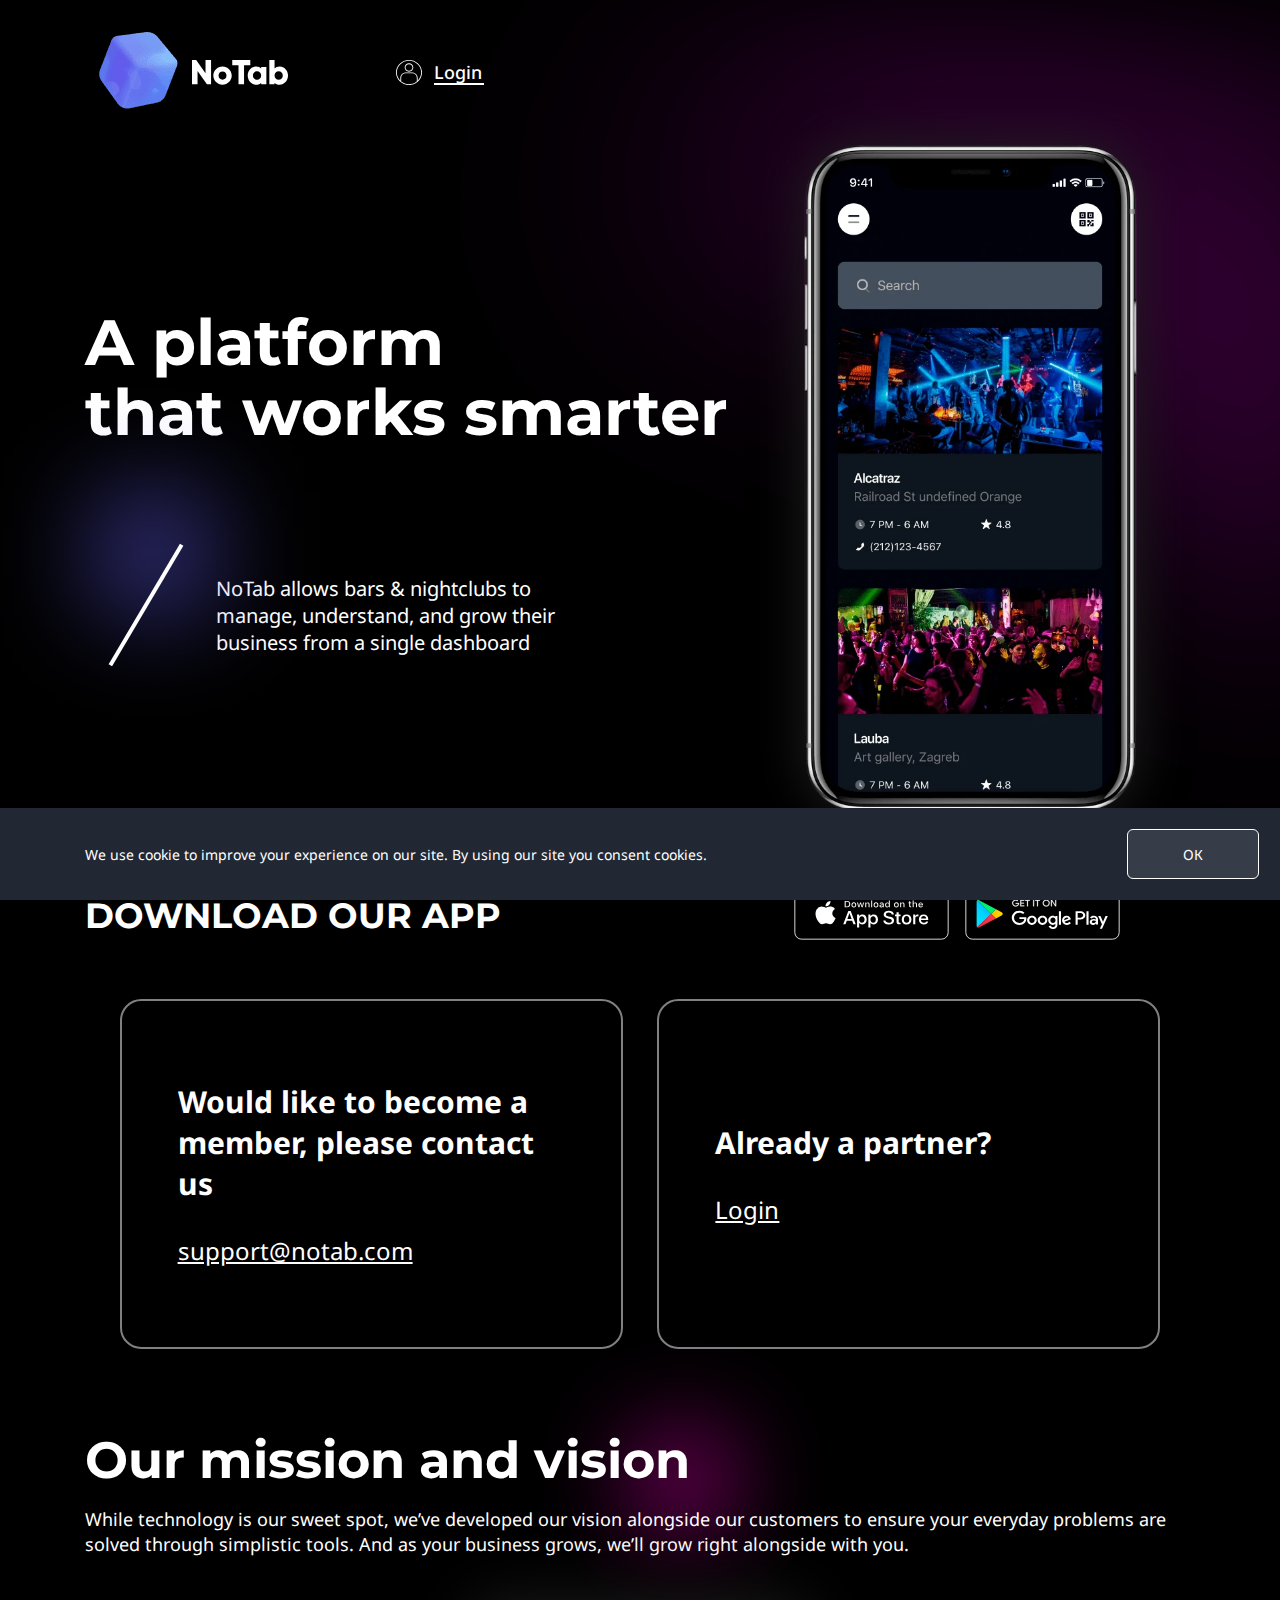
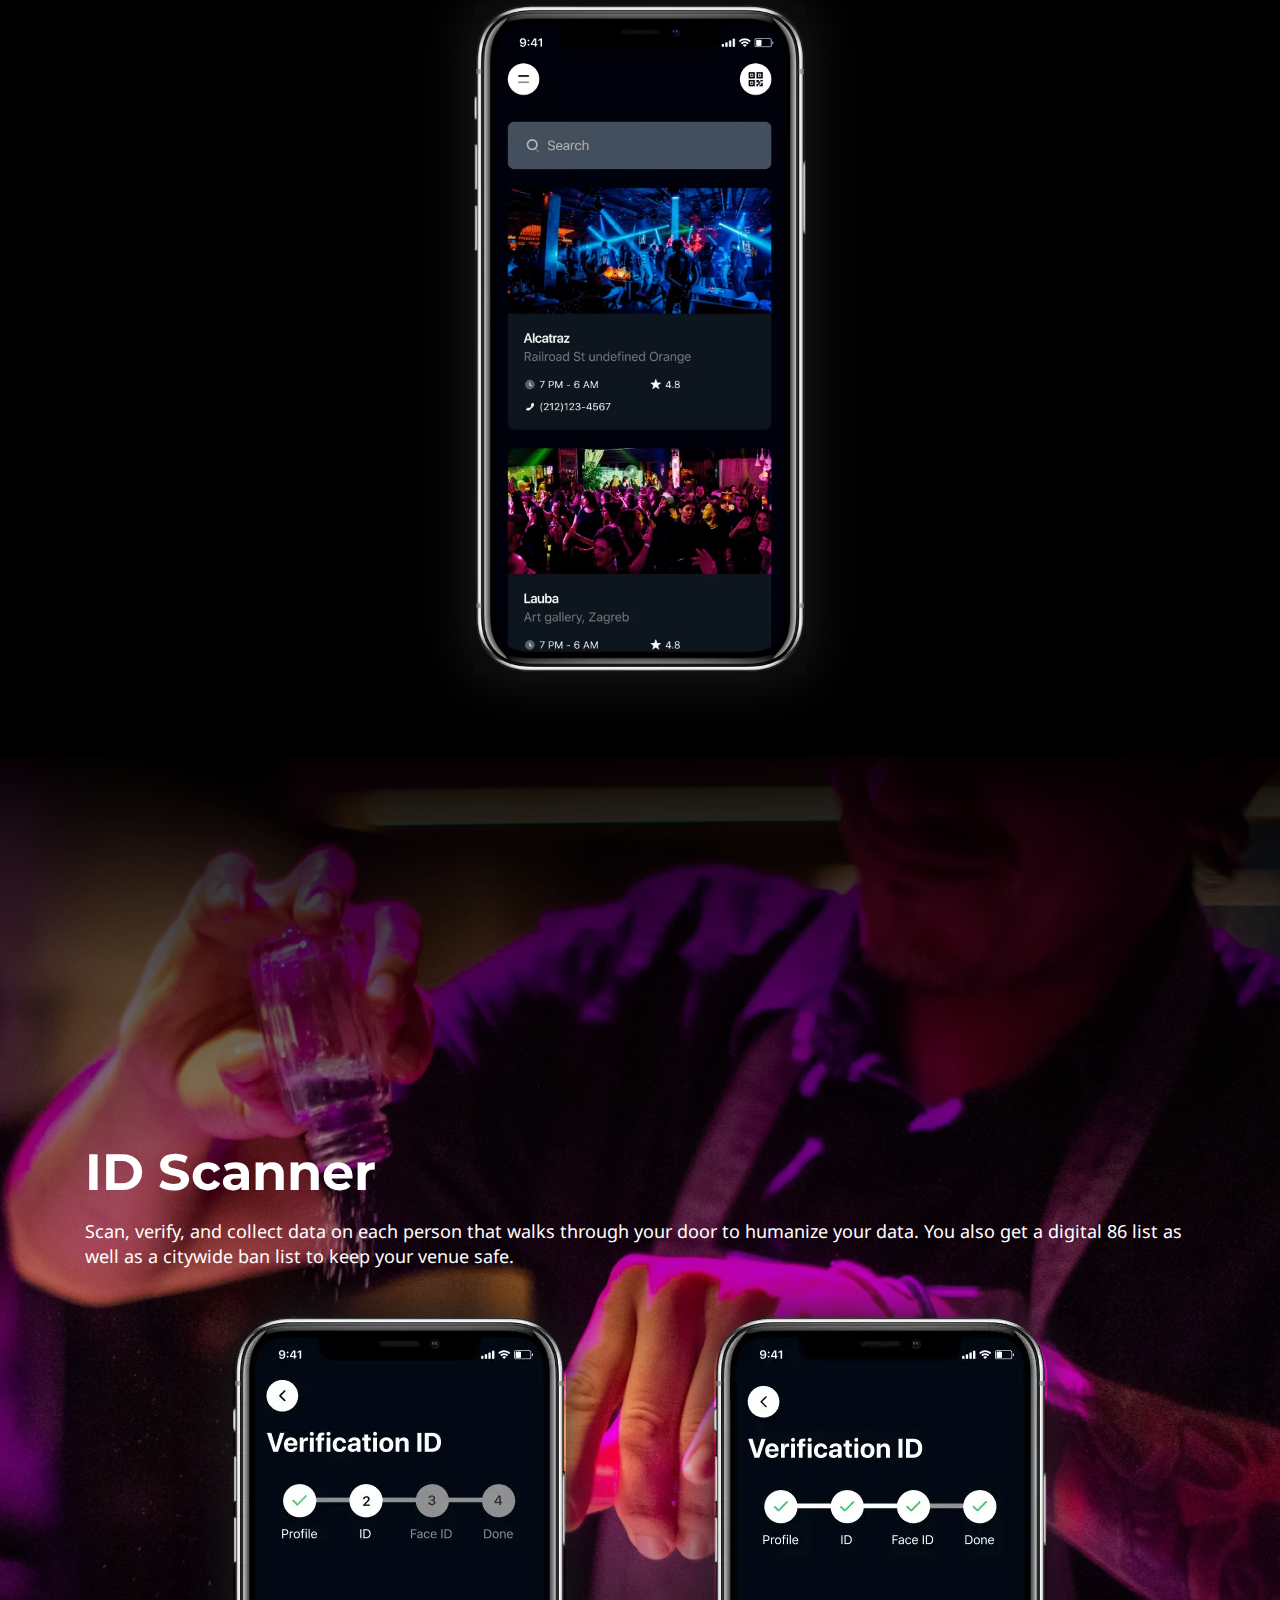
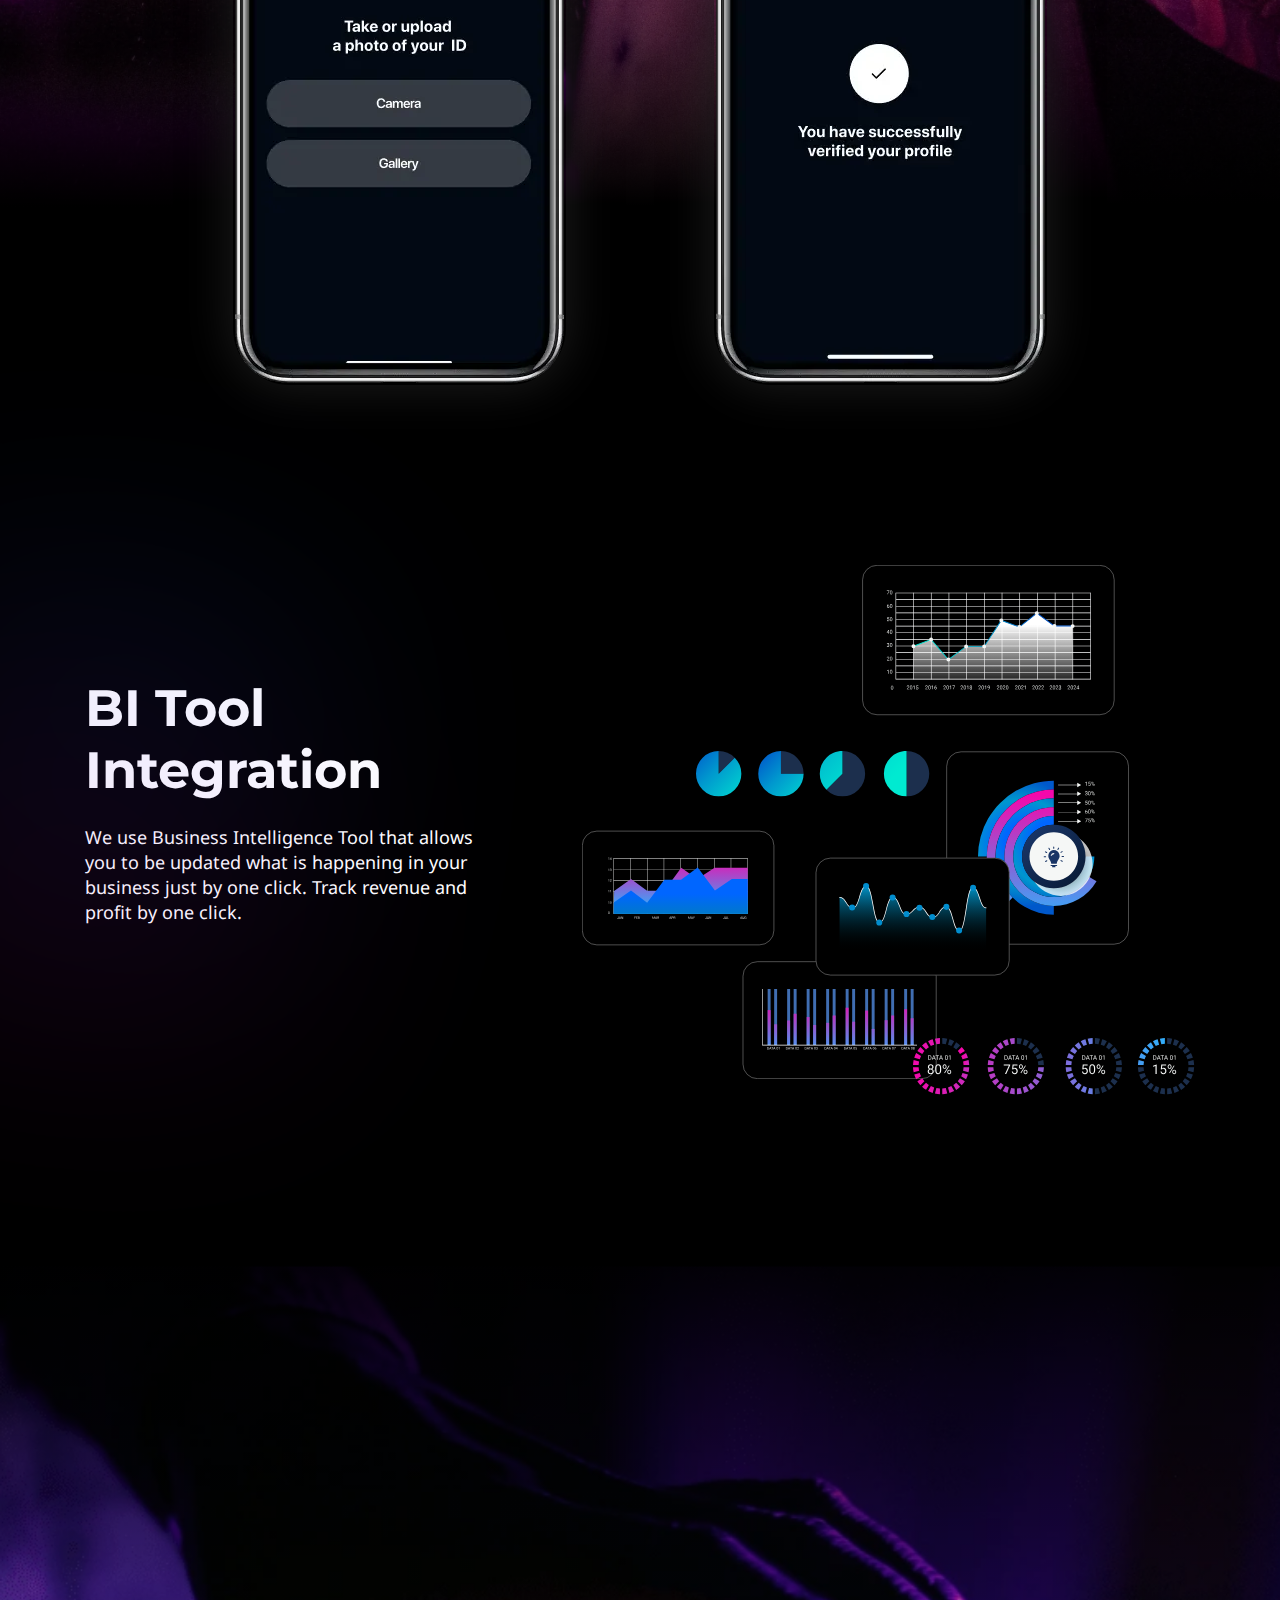
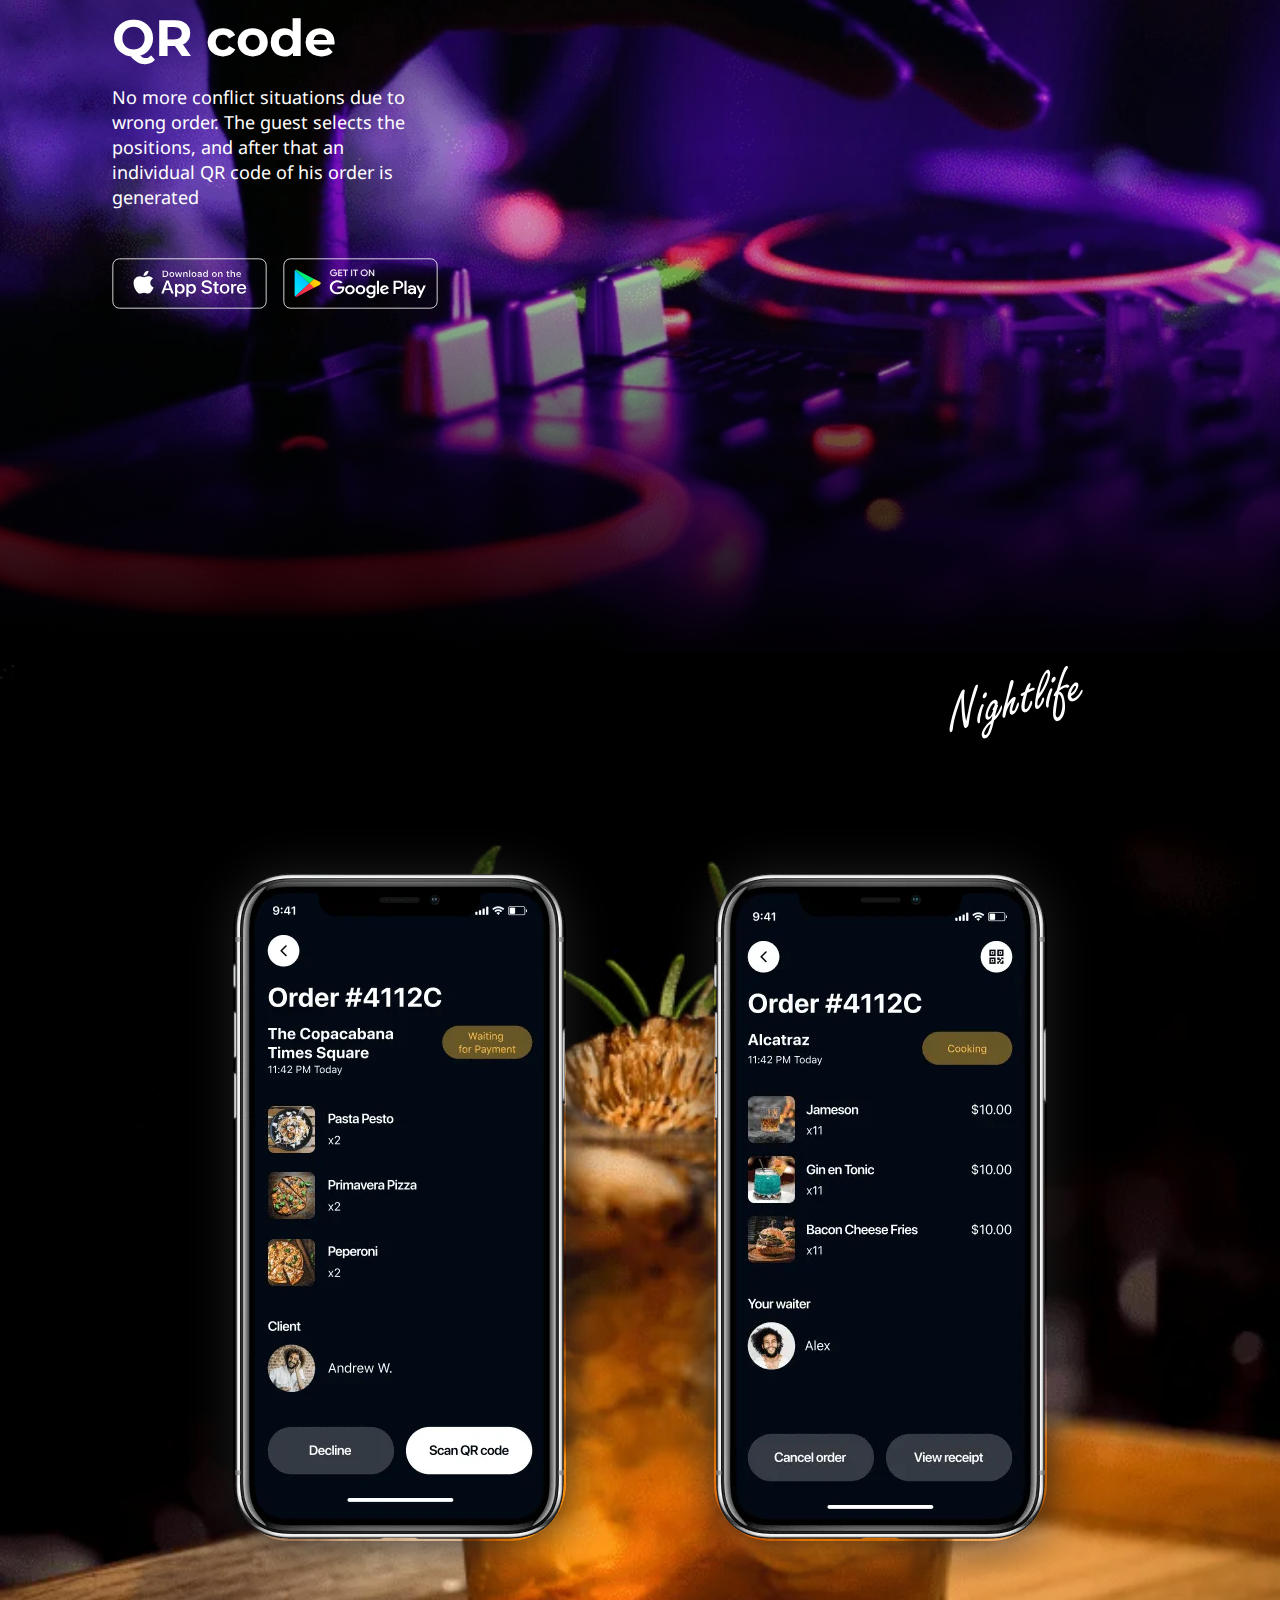
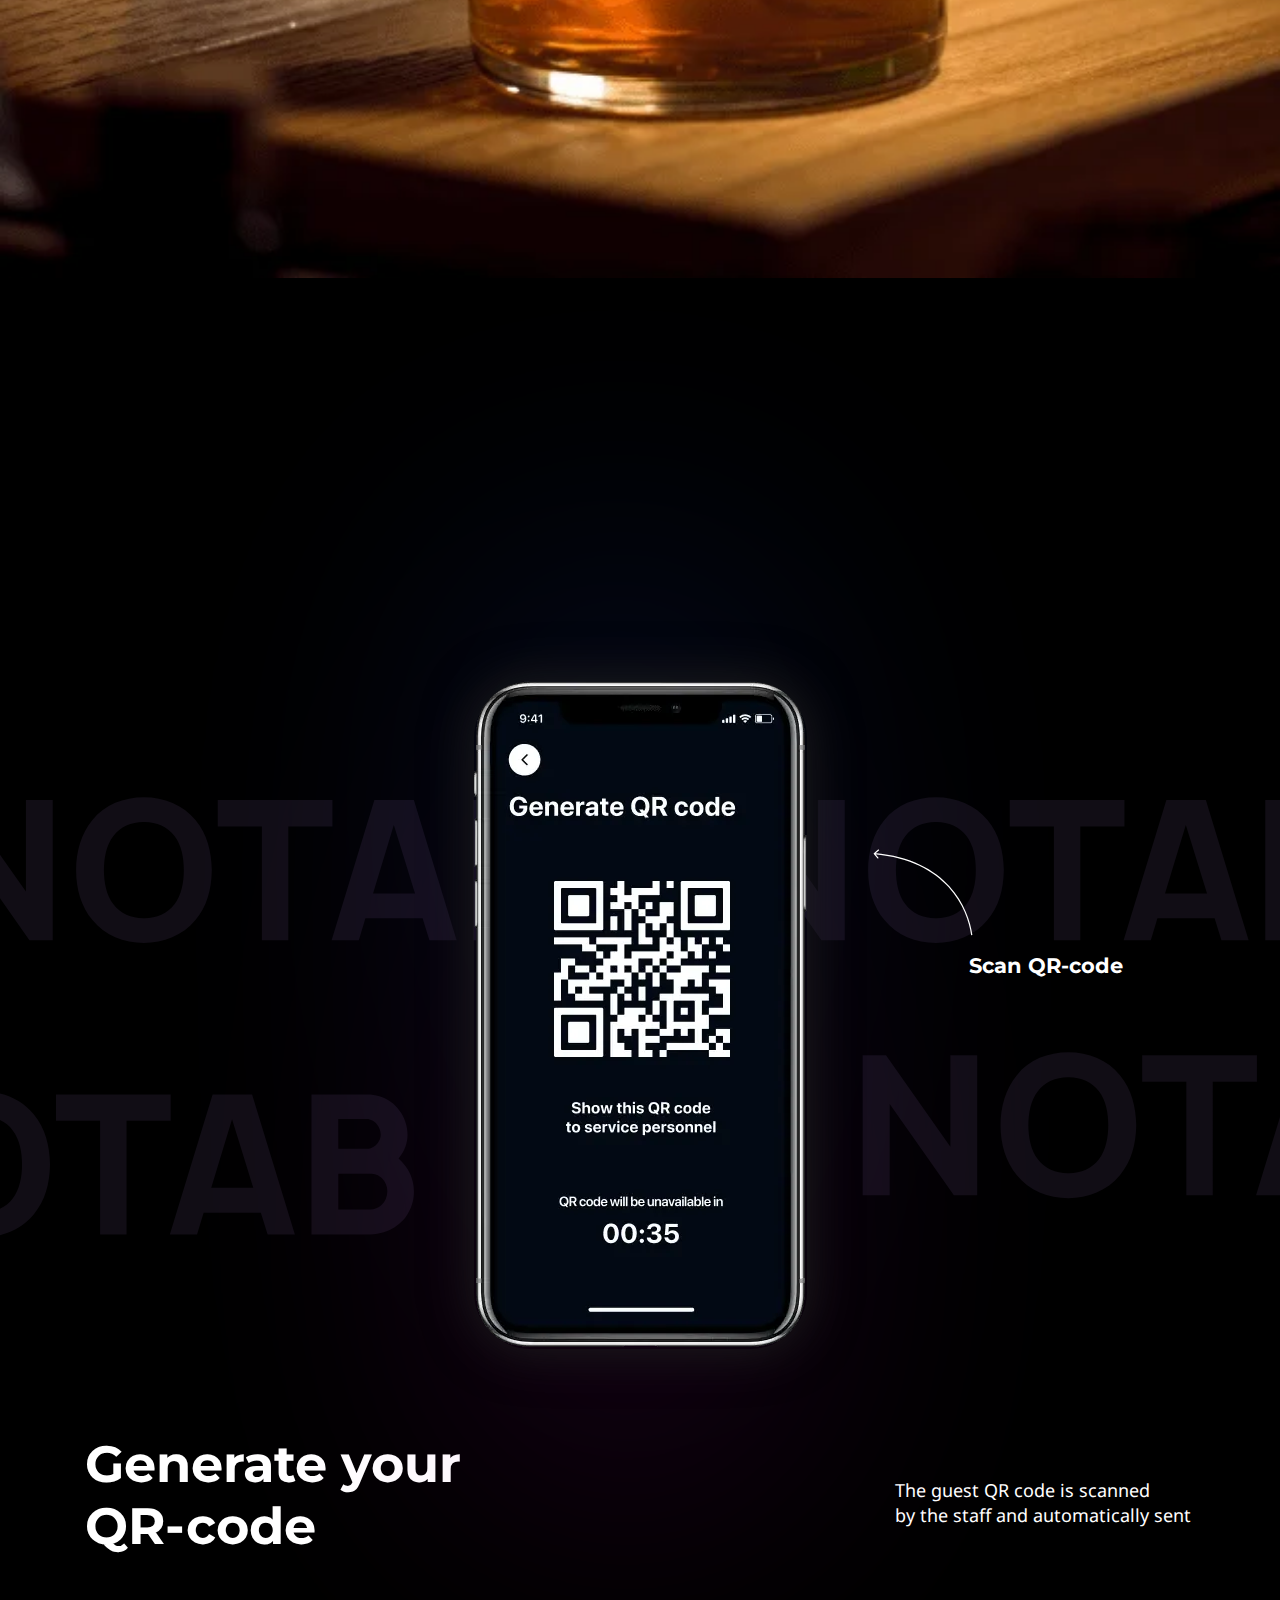
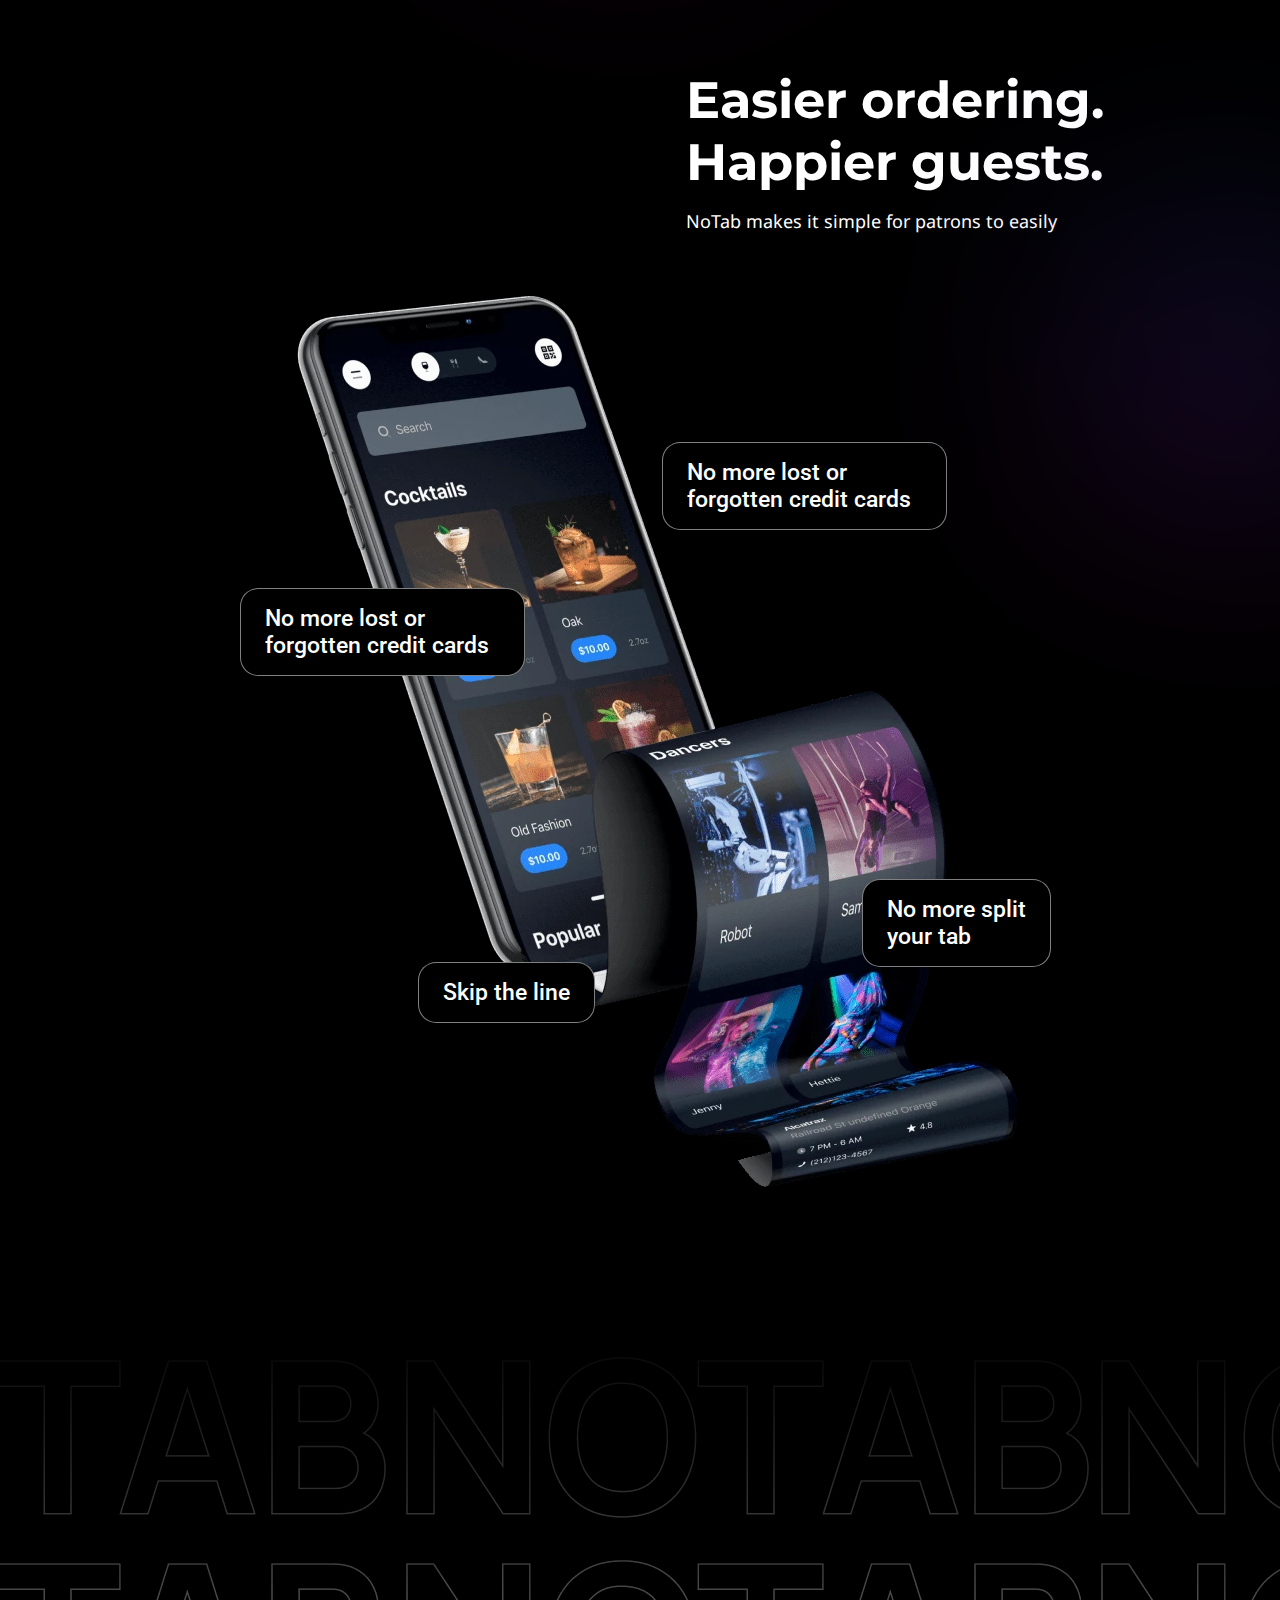
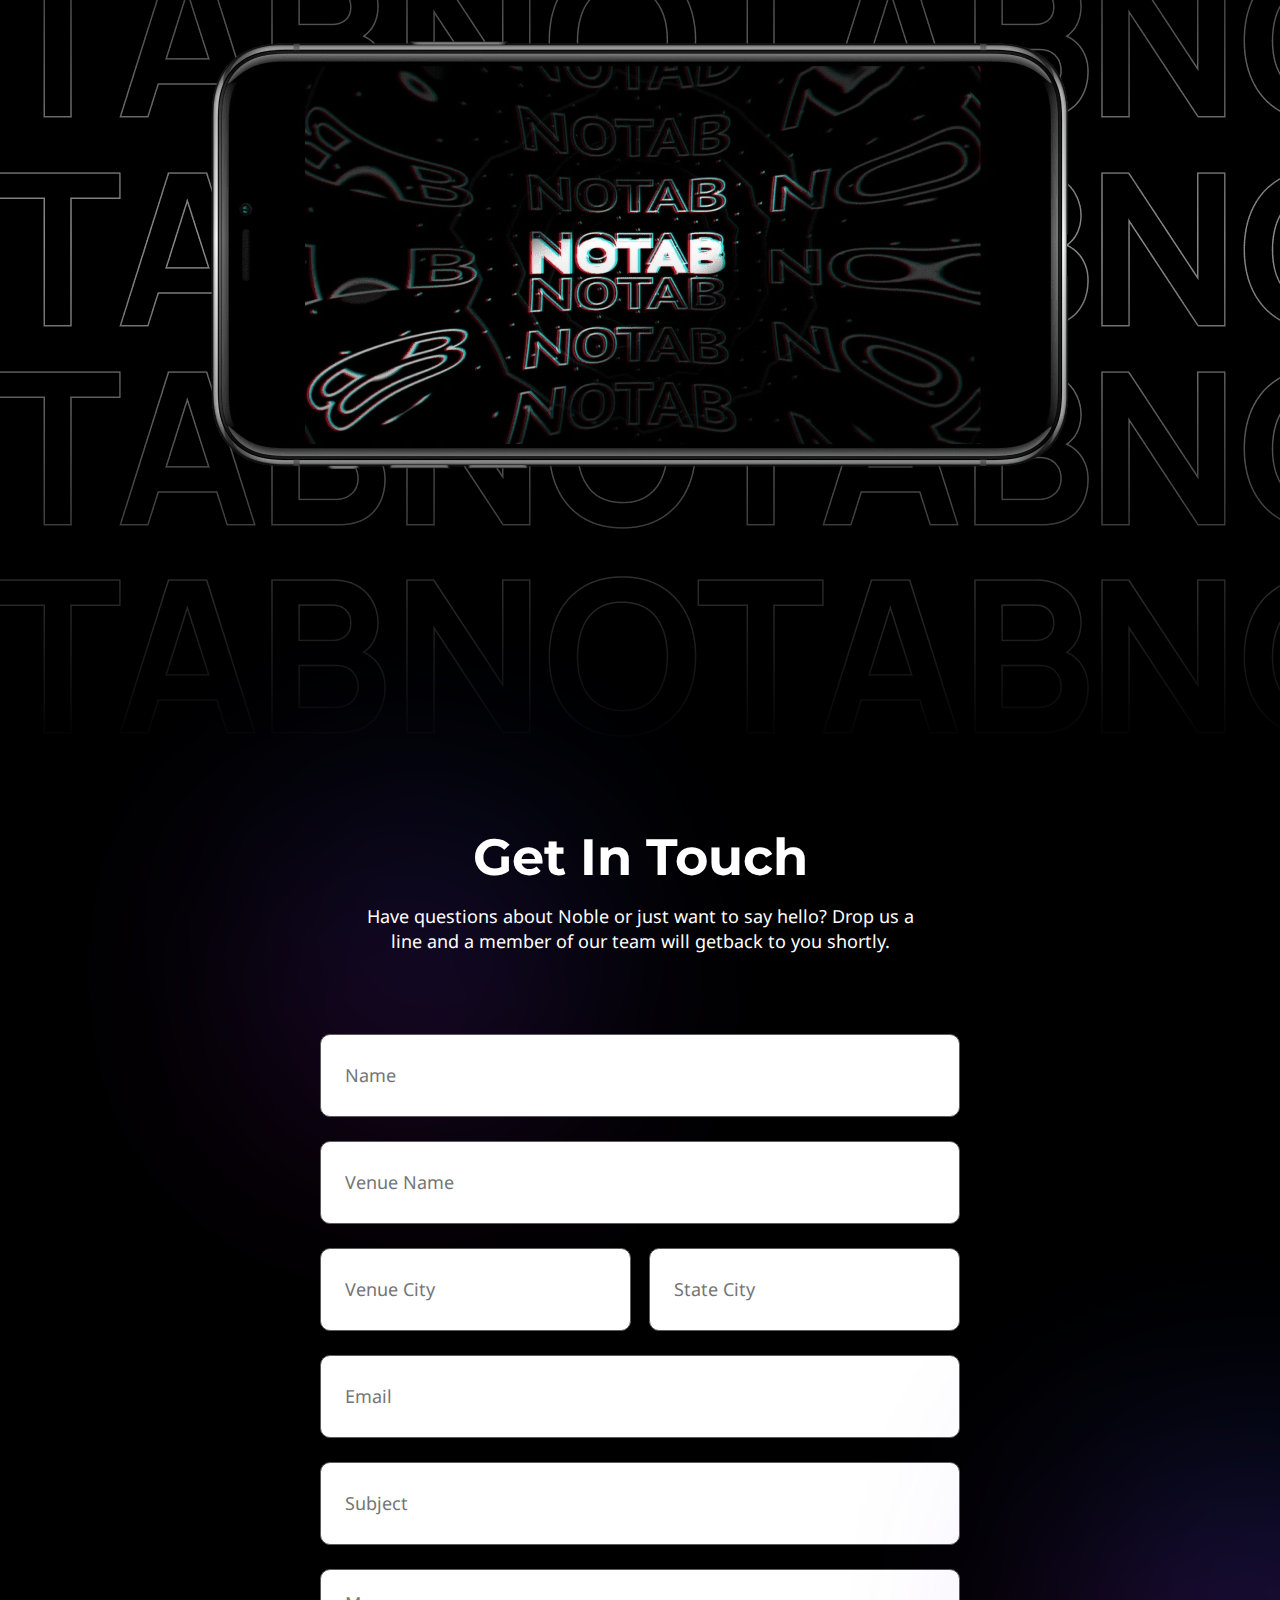
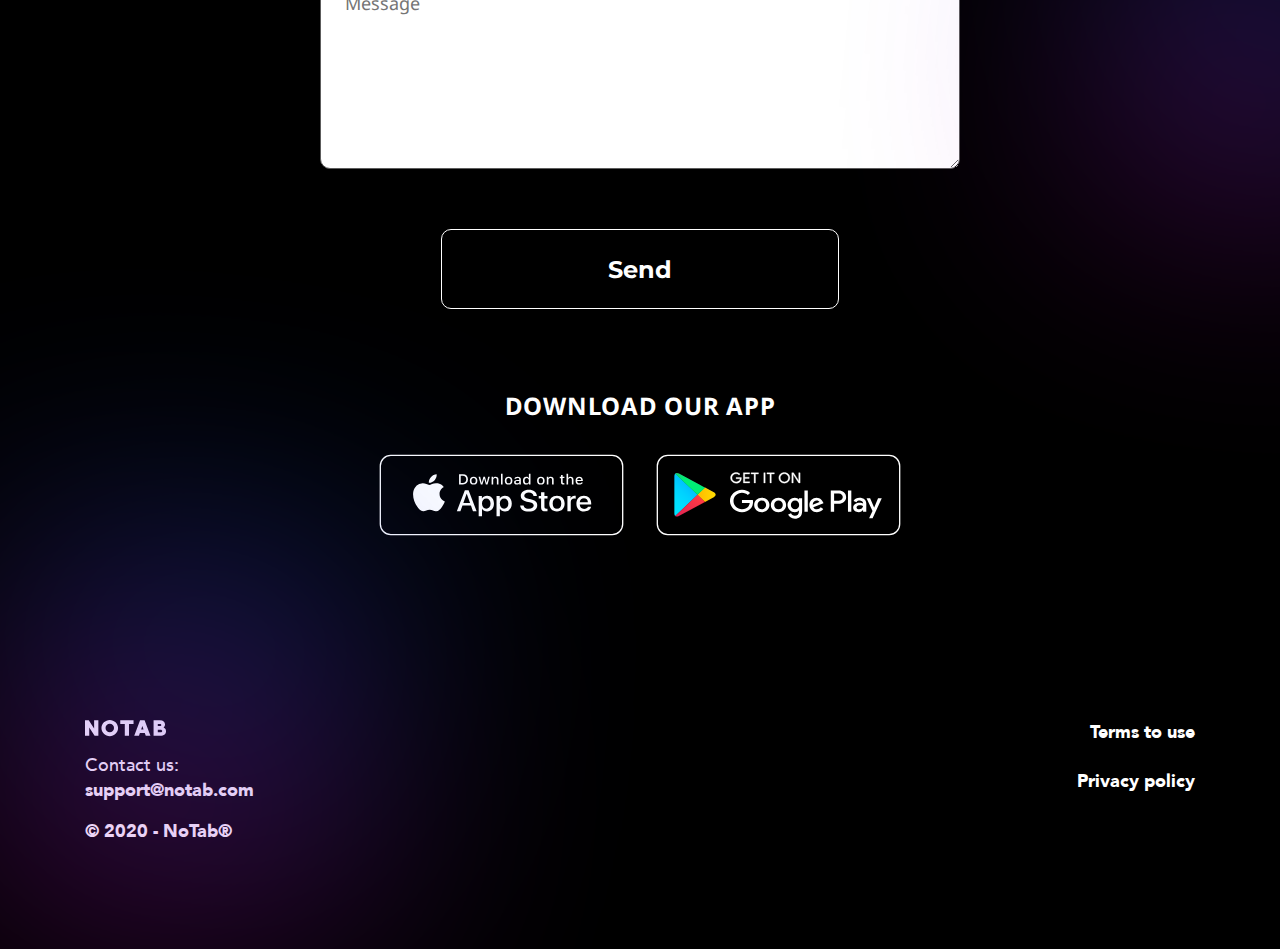
<file: index.html>
<!DOCTYPE html>
<html lang="en">
  <head>
    <meta charset="UTF-8" >
    <meta http-equiv="X-UA-Compatible" content="IE=edge" >
    <meta name="viewport" content="width=device-width, initial-scale=1.0" >
    <link rel="stylesheet" type="text/css" href="css/index.css" >
<!--    avenir font-->
    <link rel="stylesheet" href="assets/fonts/avenir_ff/stylesheet.css" >
    <script defer src="js/form.js"></script>
    <script defer src="js/cookie.js"></script>
    <!--0-->
    <title>NoTab</title>
  </head>
  <body>
    <header class="header">
      <div class="header__logo">
        <picture>
          <source
            srcset="
              ./assets/img/webp/cube.webp    1x,
              ./assets/img/webp/cube@2x.webp 2x
            "
          >
          <img
            src="./assets/img/cube.png"
            alt="cube"
            class="header__logo-cube"
          >
        </picture>
        <img
          src="./assets/img/logo-header.svg"
          alt="logo-header"
          class="header__logo-name"
        >
      </div>
      <nav class="header__nav">
        <a class="header__nav-elem" href="#">
          <img
            src="./assets/img/login.svg"
            class="header__nav-elem-img"
            alt="login"
          >
          <div class="header__nav-elem-text">Login</div>
        </a>
      </nav>
    </header>
    <section class="start">
      <div class="start__left">
        <h1 class="start__left-title">
          A platform <br >
          that works smarter
        </h1>
        <p class="start__left-subtitle">
          NoTab allows bars & nightclubs to manage, understand, and grow their
          business from a single dashboard
        </p>
      </div>
      <div class="start__right">
        <picture>
          <source
            srcset="
              ./assets/img/webp/phone1.webp    1x,
              ./assets/img/webp/phone1@2x.webp 2x
            "
          >
          <img
            class="start__right-phone phone"
            src="./assets/img/phone1.png"
            alt="phone1"
          >
        </picture>

        <img class="start__right-blur" src="./assets/img/blur.svg" alt="blur" >
      </div>
    </section>
    <section class="download">
      <h3 class="download__title">DOWNLOAD OUR APP</h3>
      <div class="download__buttons">
        <a href="#">
          <img
            class="download__buttons-appstore"
            src="./assets/img/appstore.svg"
            alt="appstore"
          >
        </a>
        <a href="#">
          <img
            class="download__buttons-playmarket"
            src="./assets/img/playmarket.svg"
            alt="playmarket"
          >
        </a>
      </div>
    </section>
    <div class="cookie cookie-start">
      <p class="cookie__title">
        We use cookie to improve your experience on our site. By using our site
        you consent cookies.
      </p>
      <button class="cookie__button">ок</button>
    </div>
    <div class="contact">
      <div class="contact__block">
        <div class="contact__block-title">
          Would like to become a member, please contact us
        </div>
        <a class="contact__block-href" href="#">support@notab.com</a>
      </div>
      <div class="contact__block">
        <div class="contact__block-title">Already a partner?</div>
        <a class="contact__block-href" href="#">Login</a>
      </div>
    </div>
    <section class="mission">
      <div class="mission__left">
        <picture>
          <source
            srcset="
              ./assets/img/webp/phone1.webp    1x,
              ./assets/img/webp/phone1@2x.webp 2x
            "
          >
          <img
            class="mission__left-phone phone"
            src="./assets/img/phone1.png"
            alt="phone1"
          >
        </picture>
      </div>
      <div class="mission__right">
        <h2 class="mission__right-title title">Our mission and vision</h2>
        <p class="mission__right-subtitle subtitle">
          While technology is our sweet spot, we’ve developed our vision
          alongside our customers to ensure your everyday problems are solved
          through simplistic tools. And as your business grows, we’ll grow right
          alongside with you.
        </p>
      </div>
    </section>
    <div class="cookie cookie-mobile">
      <div class="cookie__title">
        We use cookie to improve your experience on our site. By using our site
        you consent cookies.
      </div>
      <button class="cookie__button">ок</button>
    </div>
    <div class="scanner">
      <div class="scanner__background"></div>
      <div class="scanner__left">
        <picture>
          <source
            srcset="
              ./assets/img/webp/phone2.webp    1x,
              ./assets/img/webp/phone2@2x.webp 2x
            "
          >
          <img
            class="scanner__left-phone1 phone"
            src="./assets/img/phone2.png"
            alt="phone2"
          >
        </picture>
        <picture>
          <source
            srcset="
              ./assets/img/webp/phone3.webp    1x,
              ./assets/img/webp/phone3@2x.webp 2x
            "
          >
          <img
            class="scanner__left-phone2 phone"
            src="./assets/img/phone3.png"
            alt="phone3"
          >
        </picture>
      </div>
      <div class="scanner__right">
        <div class="scanner__right__info">
          <div class="title scanner__right__info-title">ID Scanner</div>
          <div class="subtitle scanner__right__info-subtitle">
            Scan, verify, and collect data on each person that walks through
            your door to humanize your data. You also get a digital 86 list as
            well as a citywide ban list to keep your venue safe.
          </div>
        </div>
      </div>
    </div>
    <section class="tools">
      <div class="tools__left">
        <h2 class="tools__left-title title">BI Tool Integration</h2>
        <p class="tools__left-subtitle subtitle">
          We use Business Intelligence Tool that allows you to be updated what
          is happening in your business just by one click. Track revenue and
          profit by one click.
        </p>
      </div>
      <div class="tools__right">
        <img
          class="graph tools__right-graph0"
          src="./assets/img/graph0.svg"
          alt="graph0"
        >
        <img
          class="graph tools__right-graph1"
          src="./assets/img/graph1.svg"
          alt="graph1"
        >
        <img
          class="graph tools__right-graph2"
          src="./assets/img/graph2.svg"
          alt="graph2"
        >
        <img
          class="graph tools__right-graph3"
          src="./assets/img/graph3.svg"
          alt="graph3"
        >
        <img
          class="graph tools__right-graph4"
          src="./assets/img/graph4.svg"
          alt="graph4"
        >
        <img
          class="graph tools__right-graph5"
          src="./assets/img/graph5.svg"
          alt="graph5"
        >
        <img
          class="graph tools__right-graph6"
          src="./assets/img/graph6.svg"
          alt="graph6"
        >
      </div>
    </section>
    <section class="code">
      <div class="code__left">
        <div class="code__left-background">
          <img
            class="code__left-background-img"
            src="./assets/img/webp/background2.webp"
            alt="background"
          >
        </div>
        <div class="code__left-info">
          <h2 class="code__left-info-title title">QR code</h2>
          <p class="code__left-info-subtitle subtitle">
            No more conflict situations due to wrong order. The guest selects
            the positions, and after that an individual QR code of his order is
            generated
          </p>
        </div>
        <div class="code__left-buttons">
          <a href="#"
            ><img
              src="./assets/img/appstore.svg"
              class="code__left-buttons-appstore"
              alt="appstore"
          ></a>
          <a href="#"
            ><img
              src="./assets/img/playmarket.svg"
              class="code__left-buttons-playmarket"
              alt="playmarket"
          ></a>
        </div>
      </div>
      <div class="code__right">
        <picture>
          <source
            srcset="
              ./assets/img/webp/phone4.webp    1x,
              ./assets/img/webp/phone4@2x.webp 2x
            "
          >
          <img
            class="code__right-phone0 phone"
            src="./assets/img/phone4.png"
            alt="phone4"
          >
        </picture>
        <picture>
          <source
            srcset="
              ./assets/img/webp/phone5.webp    1x,
              ./assets/img/webp/phone5@2x.webp 2x
            "
          >
          <img
            class="code__right-phone1 phone"
            src="./assets/img/phone5.png"
            alt="phone5"
          >
        </picture>
      </div>
    </section>
    <section class="qrcode">
      <div class="qrcode__phone">
        <div class="qrcode__phone-container">
          <picture>
            <source
              srcset="
                ./assets/img/webp/phone6.webp    1x,
                ./assets/img/webp/phone6@2x.webp 2x
              "
            >
            <img class="phone" src="./assets/img/phone6.png" alt="phone6" >
          </picture>
          <div class="qrcode__phone-container-arrow">
            <img
              class="qrcode__phone-container-arrow-img"
              src="/assets/img/arrow.svg"
              alt="arrow"
            >
            <div class="qrcode__phone-container-arrow-text">Scan QR-code</div>
          </div>
        </div>
      </div>
      <div class="qrcode__info">
        <h2 class="qrcode__info-title title">Generate your QR-code</h2>
        <p class="qrcode__info-subtitle subtitle">
          The guest QR code is scanned <br >
          by the staff and automatically sent
        </p>
      </div>
    </section>
    <section class="features">
      <div class="features__info">
        <h2 class="features__info-title title">
          Easier ordering. Happier guests.
        </h2>
        <div class="subtitle">NoTab makes it simple for patrons to easily</div>
      </div>
      <div class="features__container">
        <div class="features__container-message0 message">
          No more lost or forgotten credit cards
        </div>
        <div class="features__container-message1 message">
          No more lost or forgotten credit cards
        </div>
        <div class="features__container-message2 message">Skip the line</div>
        <div class="features__container-message3 message">
          No more split <br >
          your tab
        </div>
        <picture>
          <source
            srcset="
              ./assets/img/webp/phone7.webp    1x,
              ./assets/img/webp/phone7@2x.webp 2x
            "
          >
          <img
            class="features__container-phone"
            src="./assets/img/phone7.png"
            alt="phone7"
          >
        </picture>
      </div>
    </section>
    <div class="screen">
      <picture>
        <source
          srcset="
            ./assets/img/webp/phone8.webp    1x,
            ./assets/img/webp/phone8@2x.webp 2x
          "
        >
        <img src="./assets/img/phone8.png" alt="phone8" class="screen__phone" >
      </picture>
    </div>
    <section class="form">
      <form id="form" action="https://youtube.com" method="get">
        <div class="form__info">
          <h2 class="form__info-title title">Get In Touch</h2>
          <div class="form__info-subtitle subtitle">
            Have questions about Noble or just want to say hello? Drop us a line
            and a member of our team will getback to you shortly.
          </div>
        </div>
        <div class="form__block">
          <input
            class="form__block-input"
            type="text"
            name="name"
            id="name"
            placeholder="Name"
          >
          <input
            class="form__block-input"
            type="text"
            name="venueName"
            id="venueName"
            placeholder="Venue Name"
          >
          <div class="form__block-city">
            <input
              class="form__block-input"
              type="text"
              name="venueCity"
              id="venueCity"
              placeholder="Venue City"
            >
            <input
              class="form__block-input"
              type="text"
              name="stateCity"
              id="stateCity"
              placeholder="State City"
            >
          </div>
          <input
            class="form__block-input"
            type="email"
            name="email"
            id="email"
            placeholder="Email"
          >
          <input
            class="form__block-input"
            type="text"
            name="subject"
            id="subject"
            placeholder="Subject"
          >
          <textarea
            class="form__block-input input-message"
            name="message"
            id="message"
            placeholder="Message"
          ></textarea>
        </div>
        <button type="submit" class="form__button">Send</button>
      </form>
    </section>
    <section class="download-footer">
      <h3 class="download-footer__title">DOWNLOAD OUR APP</h3>
      <div class="download-footer__buttons">
        <a href="#"
          ><img
            class="download-footer__buttons-appstore"
            src="./assets/img/appstore.svg"
            alt="appstore"
        ></a>
        <a href="#"
          ><img
            class="download-footer__buttons-playmarket"
            src="./assets/img/playmarket.svg"
            alt="playmarket"
        ></a>
      </div>
    </section>
    <footer class="footer">
      <div class="footer__left">
        <img
          class="footer__left-logo"
          src="./assets/img/logo-footer.svg"
          alt="logo-footer"
        >
        <div class="footer__left-contact">
          <div>Contact us:</div>
          <a href="">support@notab.com</a>
        </div>
        <div class="footer__left-date">© 2020 - NoTab®</div>
      </div>
      <div class="footer__right">
        <a class="footer__right-terms" href="">Terms to use</a>
        <a class="footer__right-policy" href="">Privacy policy</a>
      </div>
    </footer>
  </body>
</html>
</file>
<file: css/index.css>
/*
font-family: 'Montserrat', sans-serif;
font-family: 'Noto Sans', sans-serif; 
font-family: 'Roboto', sans-serif;
*/

@import url("/css/fonts.css");
@import url("/css/hover.css");
@import url("/css/anim.css");
@import url("/css/media.css");

* {
  padding: 0;
  margin: 0;
  box-sizing: border-box;
}

img {
  pointer-events: none;
}

body {
  background-color: black;
}

a {
  text-decoration: none;
  color: white;
  font-weight: bold;
}

.border-error {
  border: 2px solid red !important;
}

::selection {
  color: rgb(19, 117, 124);
  background-color: rgba(255, 255, 255, 0.096);
}

.title {
  margin-bottom: 1rem;
  font-family: "Montserrat", sans-serif;
  font-style: normal;
  font-weight: 700;
  font-size: 51px;
  line-height: 62px;
  display: flex;
  align-items: flex-end;
  color: #ffffff;
}

.subtitle {
  font-family: "Noto Sans", sans-serif;
  font-style: normal;
  font-weight: 400;
  font-size: 18px;
  line-height: 25px;
  display: flex;
  align-items: flex-end;
  color: #ffffff;
}

.phone {
  width: 333px;
  height: 668px;
  border-radius: 57px;
  box-shadow: 0 0 50px #1e1e1e;
  position: relative;
}

.header {
  padding: 1rem 5.3rem;
  display: flex;
  align-items: center;
  justify-content: flex-start;
}

.header__logo {
  display: flex;
  align-items: center;
}

.header__logo-cube {
  width: 107px;
  height: 109px;
}

.header__nav {
  display: flex;
  align-items: center;
  margin-left: 6.75rem;
}

.header__nav-elem {
  text-decoration: none;
  display: flex;
  align-items: center;
  position: relative;
  transition: all 0.3s;
}

.header__nav-elem-img {
  margin-right: 0.75rem;
}

.header__nav-elem-text {
  position: relative;
  font-family: "Noto Sans", sans-serif;
  font-style: normal;
  font-weight: 500;
  font-size: 1.12rem;
  line-height: 25px;
  color: #ffffff;
}
.header__nav-elem-text::before {
  position: absolute;
  content: "";
  width: 100%;
  border: 1px solid #ffffff;
  bottom: 0;
  left: 0;
}

.start {
  overflow-x: clip;
  padding: 0 0 0 5.3rem;
  margin-bottom: 3rem;
  display: flex;
  align-items: center;
}

.start__left-title {
  margin-bottom: 8rem;
  font-family: "Montserrat", sans-serif;
  font-style: normal;
  font-weight: 700;
  font-size: 64px;
  line-height: 70px;
  display: flex;
  align-items: flex-end;
  color: #ffffff;
}

.start__left-subtitle {
  position: relative;
  width: 380px;
  margin: 0 auto;
  font-family: "Noto Sans", sans-serif;
  font-style: normal;
  font-weight: 400;
  font-size: 20px;
  line-height: 27px;
  display: flex;
  align-items: flex-end;
  color: #ffffff;
}
.start__left-subtitle::before {
  position: absolute;
  content: "";
  right: 100%;
  bottom: 50%;
  width: 125px;
  height: 125px;
  background: rgba(96, 92, 234, 0.5);
  filter: blur(50px);
}
.start__left-subtitle::after {
  position: absolute;
  content: "";
  right: 100%;
  bottom: 60%;
  width: 140px;
  height: 4px;
  background-color: #fff;
  transform: rotate(120.61deg);
}

.start__right {
  margin: 0 12% 0 auto;
  position: relative;
  display: flex;
}

.start__right-phone {
  animation: startPhone ease-in-out 15s infinite;
}

.start__right-blur {
  position: absolute;
  transform: rotate(5deg);
  filter: blur(50px);
  bottom: 0;
  left: -130%;
  z-index: -1;
}

.download {
  padding: 1rem 9.5rem 1rem 5.3rem;
  display: flex;
  justify-content: space-between;
  align-items: center;
}

.download__title {
  text-transform: uppercase;
  font-family: "Montserrat", sans-serif;
  font-style: normal;
  font-weight: 700;
  font-size: 35px;
  line-height: 70px;
  display: flex;
  align-items: flex-end;
  color: #ffffff;
}

.download__buttons {
  flex-wrap: wrap;
  display: flex;
  align-items: center;
  justify-content: center;
  transition: all 0.3s;
}

.download__buttons-appstore {
  height: 51.33px;
  margin: 0 0.5rem;
  z-index: 1;
  pointer-events: all;
  transition: all 0.3s;
  cursor: pointer;
}

.download__buttons-playmarket {
  height: 51.33px;
  margin: 0 0.5rem;
  z-index: 1;
  pointer-events: all;
  transition: all 0.3s;
  cursor: pointer;
}

.close {
    display: none!important;
}
.cookie {
  z-index: 4;
  position: fixed;
  bottom: 0;
  left: 0;
  width: 100%;
  padding: 1.3rem 1.3rem 1.3rem 5.3rem;
  background-color: #212834;
  display: flex;
  justify-content: space-between;
  align-items: center;
  /*margin-bottom: 3.8rem;*/
}
.cookie-mobile {
  display: none;
}

.cookie__title {
  font-family: "Noto Sans", sans-serif;
  font-style: normal;
  font-weight: 400;
  font-size: 14px;
  line-height: 19px;
  color: #ffffff;
}

.cookie__button {
  cursor: pointer;
  transition: all 0.3s;
  background: rgba(255, 255, 255, 0.1);
  border: 0.5px solid #ffffff;
  border-radius: 6px;
  text-transform: uppercase;
  display: flex;
  align-items: center;
  justify-content: center;
  width: 132px;
  height: 50px;

  font-family: "Noto Sans", sans-serif;
  font-style: normal;
  font-weight: 400;
  font-size: 14px;
  line-height: 19px;
  text-align: center;
  color: #ffffff;
}

.contact {
  padding: 1rem 5.3rem;
  display: flex;
  justify-content: space-evenly;
}

.contact__block {
  margin: 1rem 0;
  display: flex;
  flex-direction: column;
  justify-content: center;
  width: 503px;
  border: 2px solid #ffffff80;
  padding: 5rem 3.5rem;
  border-radius: 21.37px;
}

.contact__block-title {
  font-family: "Noto Sans", sans-serif;
  font-style: normal;
  font-weight: 700;
  font-size: 30px;
  line-height: 41px;
  display: flex;
  align-items: flex-end;
  color: #ffffff;
  margin-bottom: 30px;
}

.contact__block-href {
  transition: all 0.3s;
  width: max-content;
  font-family: "Noto Sans", sans-serif;
  font-style: normal;
  font-weight: 400;
  font-size: 24px;
  line-height: 33px;
  text-decoration-line: underline;
  color: #ffffff;
}

.mission {
  height: 50%;
  display: flex;
  align-items: center;
}

.mission__left {
  width: 50%;
  display: flex;
  justify-content: start;
}

.mission__right {
  transform: translateY(-90px);
  width: 360px;
  margin: 0 auto;
}

.mission__right-title {
  position: relative;
  font-family: "Montserrat", sans-serif;
  font-style: normal;
  font-weight: 700;
  font-size: 51px;
  line-height: 62px;
  display: flex;
  align-items: flex-end;
  color: #ffffff;
}
.mission__right-title::before {
  content: "";
  z-index: -1;
  position: absolute;
  left: 50%;
  top: 10px;
  width: 85px;
  height: 85px;
  background: #f101bf;
  opacity: 0.7;
  filter: blur(50px);
}

.mission__right-subtitle {
  width: 315px;
  font-family: "Noto Sans", sans-serif;
  font-style: normal;
  font-weight: 400;
  font-size: 18px;
  line-height: 25px;
  display: flex;
  align-items: flex-end;
  color: #ffffff;
}

.mission__left-phone {
  box-shadow: 0 0 60px #1e1e1e;
  height: auto;
  width: auto;
  transform: rotate(90deg);
}

.scanner {
  display: flex;
  position: relative;
  padding: 30% 5.3rem 1rem 5.3rem;
}

.scanner__background {
  z-index: -1;
  /*position: relative;*/
  background: url("/assets/img/webp/background.webp") no-repeat;
  background-size: contain;
  position: absolute;
  top: 0;
  left: 0;
  width: 100%;
  height: 100%;
}
.scanner__background::before {
  content: "";
  position: absolute;
  top: inherit;
  left: inherit;
  width: inherit;
  height: inherit;
  background: linear-gradient(179.83deg, #000000 -3.1%, rgba(0, 0, 0, 0) 56.76%, #000000 83.92%);
}

.scanner__left {
  display: flex;
  width: 60%;
  justify-content: space-evenly;
}

.scanner__right {
  width: 40%;
  margin-top: auto;
  padding-bottom: 3rem;
}

.scanner__right__info {
  width: 315px;
  margin: 0 auto;
}

.scanner__right__info-title {
  margin-bottom: 1rem;
}

.tools {
  display: flex;
  padding: 10rem 5.3rem;
  height: 850px;
}

.tools__left {
  width: 40%;
}

.tools__right {
  min-height: 500px;
  width: 60%;
  position: relative;
}

.tools__left-title {
  position: relative;
  margin-top: 7rem;
  margin-bottom: 1.5rem;
}
.tools__left-title::before {
  position: absolute;
  content: "";
  width: 426.21px;
  height: 438.35px;
  top: -100px;
  left: -200px;
  background: linear-gradient(12.08deg, #f101bf 2.82%, #0066ff 97.06%);
  opacity: 0.1;
  filter: blur(125px);
  transform: rotate(5.78deg);
}

.tools__left-subtitle {
  width: 395px;
}

.graph {
  position: absolute;
}
.tools__right-graph0 {
  top: 50%;
  left: 8%;
}
.tools__right-graph1 {
  top: 35%;
  left: 25%;
}
.tools__right-graph2 {
  left: 50%;
  top: 0;
}
.tools__right-graph3 {
  bottom: 3%;
  left: 32%;
}
.tools__right-graph4 {
  top: 55%;
  left: 43%;
}
.tools__right-graph5 {
  bottom: 0;
  right: 0;
}
.tools__right-graph6 {
  right: 10%;
  top: 35%;
  z-index: -1;
}

.code {
  overflow-x: clip;
  display: flex;
  position: relative;
}

.code__left {
  position: relative;
  display: flex;
  flex-direction: column;
  padding-left: 7rem;
  width: 55%;
}

.code__left-background {
  position: absolute;
  top: 0;
  left: 0;
  display: flex;
  background: linear-gradient(179.83deg, #000000f3 -3.1%, rgba(0, 0, 0, 0) 56.76%, #000000f3 83.92%);
}

.code__left-background-img {
  width: 100%;
  object-fit: contain;
  z-index: -1;
}

.code__left-buttons {
  transition: all 0.3s;
  display: flex;
  z-index: 3;
  margin-top: 3rem;
}

.code__left-buttons-appstore {
  height: 51.33px;
  margin-right: 1rem;
  pointer-events: all;
  transition: all 0.3s;
  cursor: pointer;
}

.code__left-buttons-playmarket {
  height: 51.33px;
  pointer-events: all;
  transition: all 0.3s;
  cursor: pointer;
}

.code__right {
  position: relative;
  padding-top: 13rem;
  display: flex;
  width: 45%;
  background: url("/assets/img/webp/background1.webp") no-repeat top center;
  background-size: contain;
}
.code__right::before {
  position: absolute;
  content: "";
  right: 15%;
  top: 0;
  width: 139px;
  height: 75px;
  background: url("/assets/img/Nightlife.svg") no-repeat;
}

.code__right-background {
  position: absolute;
  top: 0;
  left: 0;
  width: 100%;
  height: 100%;
  object-fit: contain;
  z-index: -1;
  background: url("/assets/img/background1.png") no-repeat;
  box-shadow: 0 0 70px 20px #000000;
}

.code__right-phone0 {
  transform: translate(-10rem, 2rem);
}
.code__right-phone1 {
  transform: translate(-8rem, 22rem);
}

.code__left-info {
  margin-top: auto;
  z-index: 3;
}
.code__left-info-title,
.code__left-info-subtitle {
  width: 315px;
}

.qrcode {
  margin-top: 30%;
  display: flex;
  flex-direction: column;
}

.qrcode__phone {
  position: relative;
  background: url("/assets/img/background-notab.svg") no-repeat center center;
  background-size: contain;
  display: flex;
  justify-content: center;
}

.qrcode__phone-container {
  position: relative;
}

.qrcode__phone-container-arrow {
  position: absolute;
  left: 120%;
  top: 25%;
  width: max-content;
  animation: qrcodeArrow ease-in-out 7s infinite;
}

.qrcode__phone-container-arrow-img {
  width: 100.29px;
}

.qrcode__phone-container-arrow-text {
  font-family: "Montserrat", sans-serif;
  font-style: normal;
  font-weight: 700;
  font-size: 21px;
  line-height: 26px;
  display: flex;
  align-items: flex-end;
  color: #ffffff;
  margin-top: 0.8rem;
  margin-left: 6rem;
}

.qrcode__phone-container::before {
  position: absolute;
  content: "";
  background: linear-gradient(12.08deg, #f101bf 2.82%, #0066ff 97.06%);
  opacity: 0.15;
  top: -20%;
  filter: blur(155.784px);
  border-radius: 476.034px;
  transform: rotate(-0.55deg);
  width: 90%;
  height: 952.07px;
}

.qrcode__info {
  display: flex;
  padding: 5rem 5.3rem;
  justify-content: space-between;
  align-items: center;
}

.qrcode__info-title {
  width: 380px;
}

.qrcode__info-subtitle {
  width: 300px;
}

.features {
  padding: 1rem 5.3rem;
  overflow-x: clip;
}

.features__info {
  margin: 0 5.5rem 0 auto;
  width: 421px;
}

.features__container {
  position: relative;
}
.features__container::before {
  position: absolute;
  content: "";
  left: 90%;
  background: linear-gradient(12.08deg, #f101bf 2.82%, #0066ff 97.06%);
  opacity: 0.2;
  filter: blur(125px);
  transform: rotate(5.78deg);
  height: 268px;
  width: 287px;
}

.message {
  position: absolute;
  background: #000000;
  border: 0.76007px solid rgba(255, 255, 255, 0.5);
  border-radius: 18.2417px;
  font-style: normal;
  font-weight: 500;
  font-size: 22.8021px;
  line-height: 27px;
  display: flex;
  align-items: flex-end;
  color: #ffffff;
  max-width: 285px;
  padding: 1rem 1.5rem;
  font-family: "Roboto", sans-serif;
}

.features__container-message0 {
  animation: message0 ease-in-out 15s infinite;
  left: 14%;
  top: 34%;
}
.features__container-message1 {
  animation: message3 ease 20s infinite;
  left: 52%;
  top: 20%;
}
.features__container-message2 {
  animation: message2 ease-in-out 15s infinite;
  left: 30%;
  top: 70%;
}
.features__container-message3 {
  animation: message0 ease 20s infinite;
  left: 70%;
  top: 62%;
}

.features__container-phone {
  width: auto;
  margin: 0 auto;
  display: flex;
}

.screen {
  background: url("/assets/img/webp/NOTAB.webp");
  position: relative;
  display: flex;
  justify-content: center;
  align-items: center;
  padding: 22rem 0;
}
.screen::before {
  content: "";
  width: 100%;
  height: 100%;
  position: absolute;
  top: 0;
  left: 0;
  background: linear-gradient(360deg, #000000 6.8%, rgba(0, 0, 0, 0) 51.62%, #000000 97.38%);
}

.form {
  z-index: 1;
  padding: 0 25%;
  position: relative;
  overflow-x: clip;
}
.form::before {
  position: absolute;
  content: "";
  left: 85%;
  top: 60%;
  width: 340px;
  height: 340px;
  background: linear-gradient(12.08deg, #f101bf 2.82%, #0066ff 97.06%);
  opacity: 0.3;
  filter: blur(125px);
  transform: rotate(5.78deg);
}

.form__info {
  position: relative;
}

.form__info-title {
  margin-bottom: 1rem;
  text-align: center;
  justify-content: center;
}

.form__info-subtitle {
  margin: 0 auto;
  max-width: 580px;
  margin-bottom: 5rem;
  text-align: center;
  justify-content: center;
  position: relative;
}
.form__info-subtitle::before {
  z-index: -1;
  position: absolute;
  content: "";
  width: 250px;
  height: 250px;
  left: -10%;
  top: -120%;
  background: linear-gradient(12.08deg, #f101bf 2.82%, #0066ff 97.06%);
  opacity: 0.3;
  filter: blur(125px);
  transform: rotate(5.78deg);
}

.form__block {
  display: flex;
  flex-direction: column;
}

.input-message {
  height: 200px;
  max-width: 100%;
  padding: 1.3rem;
}

.form__block-city {
  display: flex;
  justify-content: space-between;
}
.form__block-city .form__block-input {
  width: 48.6%;
}

.form__block-input {
  transition: all 0.3s;
  margin-bottom: 1.5rem;
  padding-left: 1.5rem;
  width: 100%;
  min-height: 83px;
  outline: none;
  font-family: "Noto Sans", sans-serif;
  font-style: normal;
  font-weight: 400;
  font-size: 18px;
  line-height: 25px;

  background: #ffffff;
  border: 1px solid #5c5c5c;
  border-radius: 10px;
}

.form__button {
  cursor: pointer;
  transition: all 0.1s;
  margin: 2.25rem auto;
  background: #000000;
  border: 1px solid #ffffff;
  border-radius: 10px;
  font-family: "Montserrat", sans-serif;
  font-style: normal;
  font-weight: 700;
  font-size: 24px;
  line-height: 29px;
  display: flex;
  align-items: center;
  justify-content: center;
  color: #ffffff;

  width: 398px;
  height: 80px;
}

.download-footer {
  margin: 5rem 0;
  display: flex;
  flex-direction: column;
  align-items: center;
}

.download-footer__title {
  margin-bottom: 1rem;
  font-family: "Noto Sans", sans-serif;
  font-style: normal;
  font-weight: 700;
  font-size: 24px;
  line-height: 33px;
  letter-spacing: 0.03em;
  color: #ffffff;
}

.download-footer__buttons {
  display: flex;
  transition: all 0.3s;
}

.download-footer__buttons-appstore {
  pointer-events: all;
  cursor: pointer;
  transition: all 0.3s;
  height: 81.3px;
  margin: 1rem;
}

.download-footer__buttons-playmarket {
  transition: all 0.3s;
  pointer-events: all;
  margin: 1rem;
  height: 81.3px;
}

.footer {
  position: relative;
  font-family: "Avenir", sans-serif;
  padding: 5.3rem;
  display: flex;
  justify-content: space-between;
}
.footer::before {
  position: absolute;
  content: "";
  bottom: 0;
  height: 411px;
  width: 405px;
  left: -17px;
  border-radius: 0;
  background: linear-gradient(12.08deg, #f101bf 2.82%, #0066ff 97.06%);
  opacity: 0.3;
  filter: blur(125px);
  transform: rotate(5.78deg);
}

.footer__left {
  display: flex;
  flex-direction: column;
}

.footer__left-logo {
  margin-bottom: 1rem;
  width: max-content;
}

.footer__left-contact {
  font-family: "Avenir", sans-serif;
  font-style: normal;
  font-weight: 500;
  font-size: 18px;
  line-height: 25px;
  color: #ffffff;
  margin-bottom: 1rem;
}

.footer__left-date {
  font-family: "Avenir", sans-serif;
  font-style: normal;
  font-weight: 800;
  font-size: 18px;
  line-height: 25px;
  color: #ffffff;
}

.footer__right {
  display: flex;
  flex-direction: column;
}

.footer__right-terms {
  font-family: "Avenir", sans-serif;
  font-style: normal;
  font-weight: 800;
  font-size: 18px;
  line-height: 25px;
  text-align: right;
  color: #ffffff;
  margin-bottom: 1.5rem;
}

.footer__right-policy {
  transition: all 0.2s;
  font-family: "Avenir", sans-serif;
  font-style: normal;
  font-weight: 800;
  font-size: 18px;
  line-height: 25px;
  text-align: right;
  color: #ffffff;
}
</file>
<file: assets/fonts/avenir_ff/stylesheet.css>
@font-face {
    font-family: 'Avenir';
    src: url('Avenir-Roman.eot');
    src: local('Avenir Roman'), local('Avenir-Roman'),
        url('Avenir-Roman.eot?#iefix') format('embedded-opentype'),
        url('Avenir-Roman.woff2') format('woff2'),
        url('Avenir-Roman.woff') format('woff'),
        url('Avenir-Roman.ttf') format('truetype');
    font-weight: normal;
    font-style: normal;
}

@font-face {
    font-family: 'Avenir';
    src: url('Avenir-Light.eot');
    src: local('Avenir Light'), local('Avenir-Light'),
        url('Avenir-Light.eot?#iefix') format('embedded-opentype'),
        url('Avenir-Light.woff2') format('woff2'),
        url('Avenir-Light.woff') format('woff'),
        url('Avenir-Light.ttf') format('truetype');
    font-weight: 300;
    font-style: normal;
}

@font-face {
    font-family: 'Avenir Book';
    src: url('Avenir-BookOblique.eot');
    src: local('Avenir Book Oblique'), local('Avenir-BookOblique'),
        url('Avenir-BookOblique.eot?#iefix') format('embedded-opentype'),
        url('Avenir-BookOblique.woff2') format('woff2'),
        url('Avenir-BookOblique.woff') format('woff'),
        url('Avenir-BookOblique.ttf') format('truetype');
    font-weight: normal;
    font-style: italic;
}

@font-face {
    font-family: 'Avenir Black Oblique';
    src: url('Avenir-BlackOblique.eot');
    src: local('Avenir Black Oblique'), local('Avenir-BlackOblique'),
        url('Avenir-BlackOblique.eot?#iefix') format('embedded-opentype'),
        url('Avenir-BlackOblique.woff2') format('woff2'),
        url('Avenir-BlackOblique.woff') format('woff'),
        url('Avenir-BlackOblique.ttf') format('truetype');
    font-weight: 900;
    font-style: italic;
}

@font-face {
    font-family: 'Avenir';
    src: url('Avenir-Heavy.eot');
    src: local('Avenir Heavy'), local('Avenir-Heavy'),
        url('Avenir-Heavy.eot?#iefix') format('embedded-opentype'),
        url('Avenir-Heavy.woff2') format('woff2'),
        url('Avenir-Heavy.woff') format('woff'),
        url('Avenir-Heavy.ttf') format('truetype');
    font-weight: 900;
    font-style: normal;
}

@font-face {
    font-family: 'Avenir';
    src: url('Avenir-HeavyOblique.eot');
    src: local('Avenir Heavy Oblique'), local('Avenir-HeavyOblique'),
        url('Avenir-HeavyOblique.eot?#iefix') format('embedded-opentype'),
        url('Avenir-HeavyOblique.woff2') format('woff2'),
        url('Avenir-HeavyOblique.woff') format('woff'),
        url('Avenir-HeavyOblique.ttf') format('truetype');
    font-weight: 900;
    font-style: italic;
}

@font-face {
    font-family: 'Avenir';
    src: url('Avenir-MediumOblique.eot');
    src: local('Avenir Medium Oblique'), local('Avenir-MediumOblique'),
        url('Avenir-MediumOblique.eot?#iefix') format('embedded-opentype'),
        url('Avenir-MediumOblique.woff2') format('woff2'),
        url('Avenir-MediumOblique.woff') format('woff'),
        url('Avenir-MediumOblique.ttf') format('truetype');
    font-weight: 500;
    font-style: italic;
}

@font-face {
    font-family: 'Avenir';
    src: url('Avenir-LightOblique.eot');
    src: local('Avenir Light Oblique'), local('Avenir-LightOblique'),
        url('Avenir-LightOblique.eot?#iefix') format('embedded-opentype'),
        url('Avenir-LightOblique.woff2') format('woff2'),
        url('Avenir-LightOblique.woff') format('woff'),
        url('Avenir-LightOblique.ttf') format('truetype');
    font-weight: 300;
    font-style: italic;
}

@font-face {
    font-family: 'Avenir Book';
    src: url('Avenir-Book.eot');
    src: local('Avenir Book'), local('Avenir-Book'),
        url('Avenir-Book.eot?#iefix') format('embedded-opentype'),
        url('Avenir-Book.woff2') format('woff2'),
        url('Avenir-Book.woff') format('woff'),
        url('Avenir-Book.ttf') format('truetype');
    font-weight: normal;
    font-style: normal;
}

@font-face {
    font-family: 'Avenir';
    src: url('Avenir-Black.eot');
    src: local('Avenir Black'), local('Avenir-Black'),
        url('Avenir-Black.eot?#iefix') format('embedded-opentype'),
        url('Avenir-Black.woff2') format('woff2'),
        url('Avenir-Black.woff') format('woff'),
        url('Avenir-Black.ttf') format('truetype');
    font-weight: 900;
    font-style: normal;
}

@font-face {
    font-family: 'Avenir';
    src: url('Avenir-Oblique.eot');
    src: local('Avenir Oblique'), local('Avenir-Oblique'),
        url('Avenir-Oblique.eot?#iefix') format('embedded-opentype'),
        url('Avenir-Oblique.woff2') format('woff2'),
        url('Avenir-Oblique.woff') format('woff'),
        url('Avenir-Oblique.ttf') format('truetype');
    font-weight: normal;
    font-style: italic;
}

@font-face {
    font-family: 'Avenir';
    src: url('Avenir-Medium.eot');
    src: local('Avenir Medium'), local('Avenir-Medium'),
        url('Avenir-Medium.eot?#iefix') format('embedded-opentype'),
        url('Avenir-Medium.woff2') format('woff2'),
        url('Avenir-Medium.woff') format('woff'),
        url('Avenir-Medium.ttf') format('truetype');
    font-weight: 500;
    font-style: normal;
}
</file>
